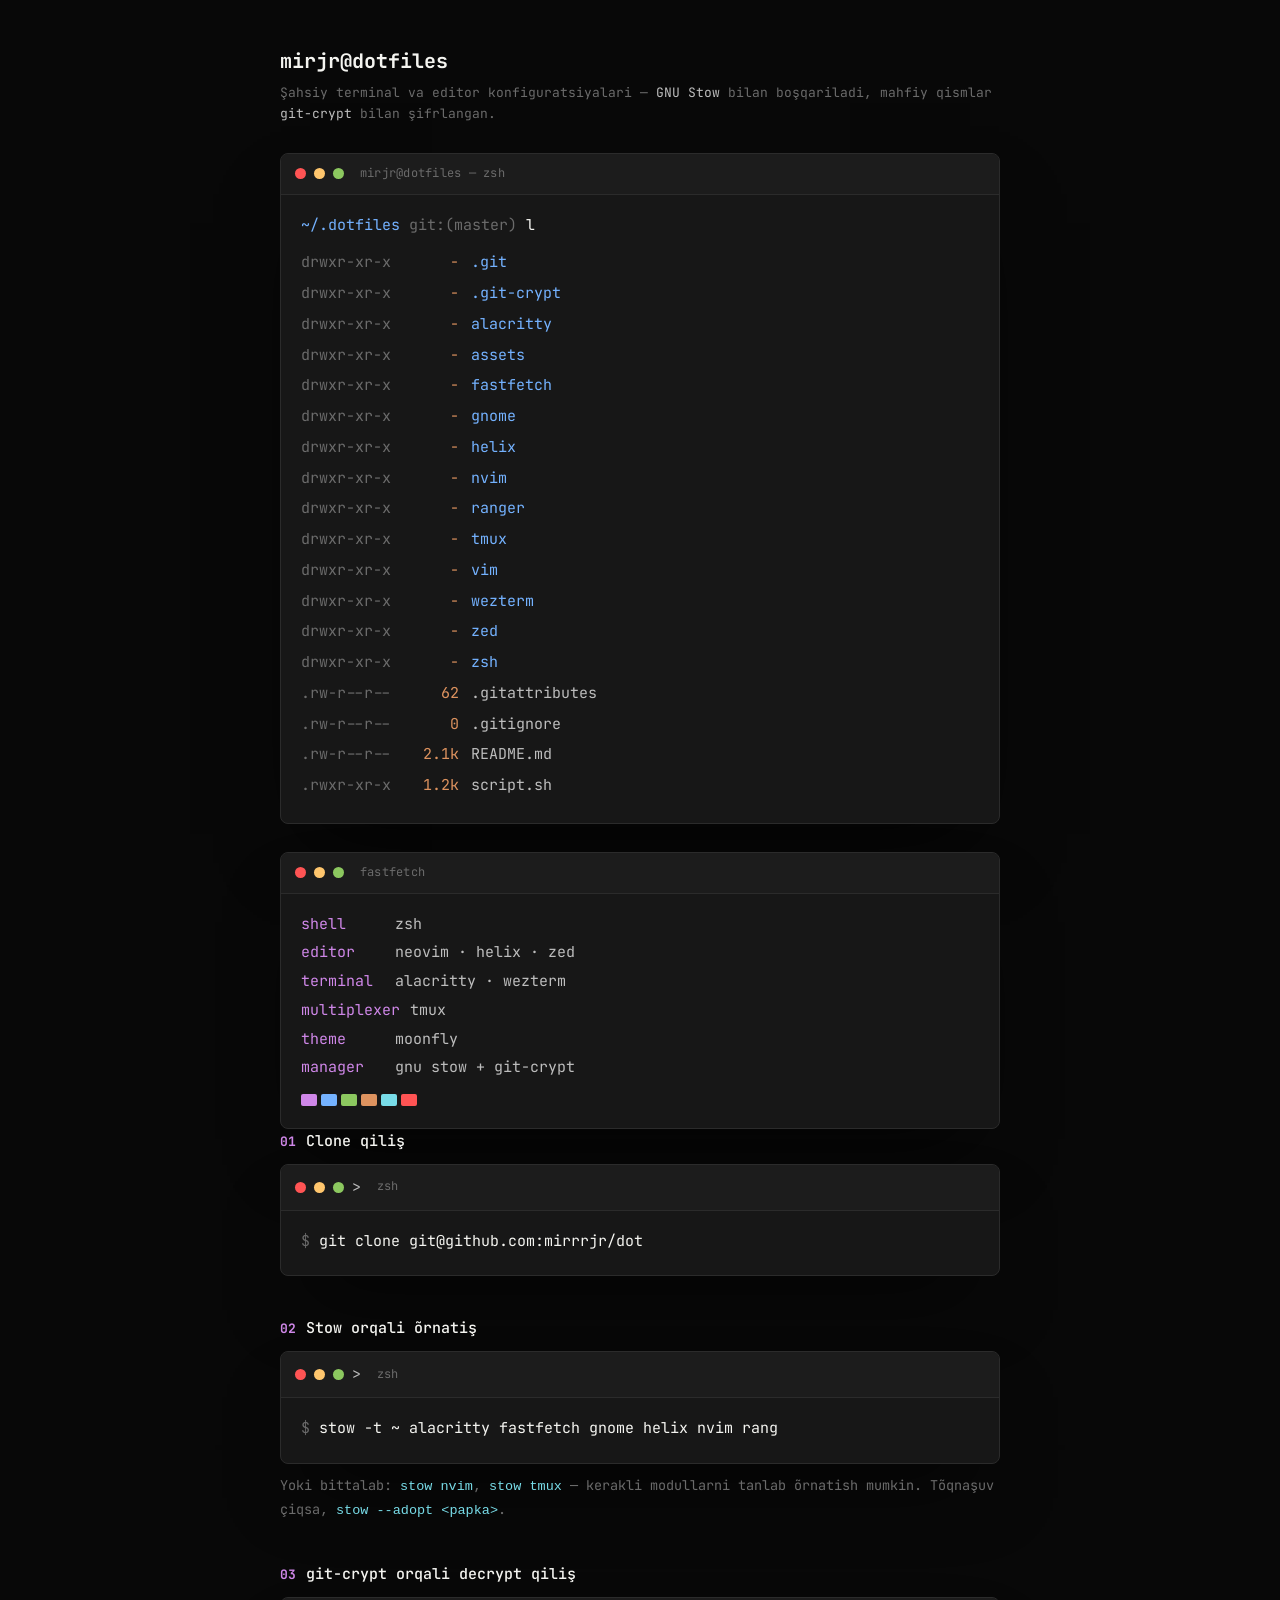
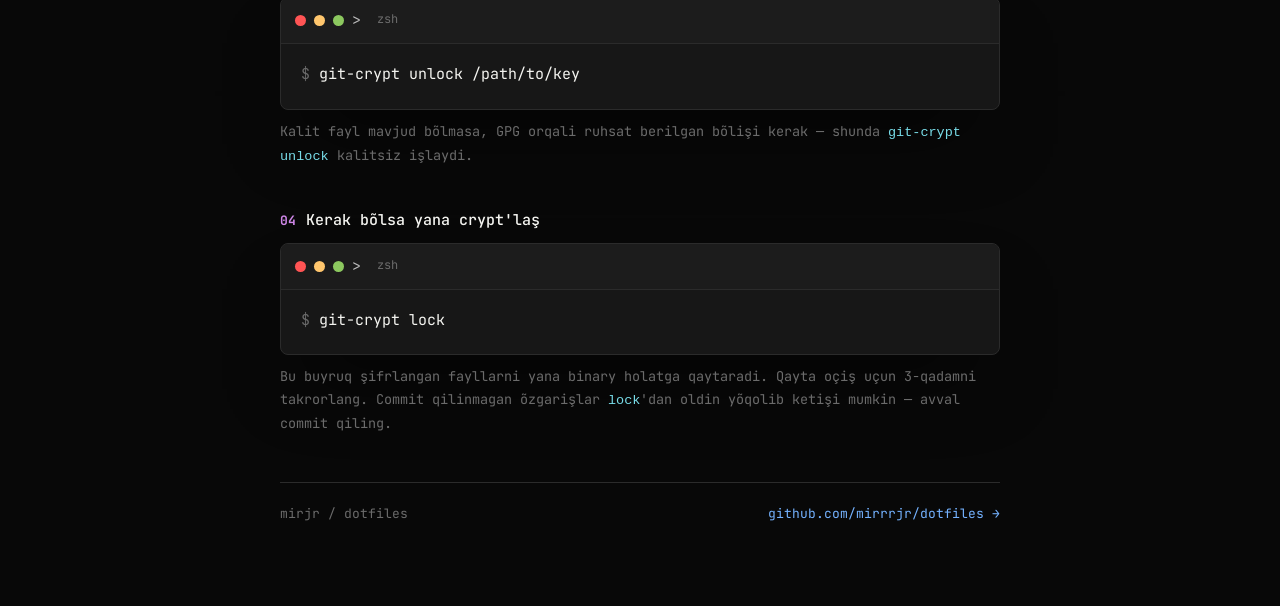
<file: index.html>
<!doctype html>
<html lang="uz">
    <head>
        <meta charset="UTF-8" />
        <meta name="viewport" content="width=device-width, initial-scale=1.0" />
        <title>mirjr/dotfiles</title>
        <meta
            name="description"
            content="Şahsiy dotfiles repozitoriysi — GNU Stow va git-crypt bilan boşqariladi."
        />
        <link rel="preconnect" href="https://fonts.googleapis.com" />
        <link rel="preconnect" href="https://fonts.gstatic.com" crossorigin />
        <link
            href="https://fonts.googleapis.com/css2?family=JetBrains+Mono:ital,wght@0,400;0,500;0,700;1,400&display=swap"
            rel="stylesheet"
        />
        <style>
            :root {
                --bg: #080808;
                --bg-alt: #171717;
                --bg-raised: #1c1c1c;
                --line: #2b2b2b;
                --fg: #bdbdbd;
                --fg-dim: #6b6b6b;
                --fg-bright: #f4f4f0;
                --purple: #cf87e8;
                --blue: #74b2ff;
                --green: #8cc85f;
                --orange: #de935f;
                --cyan: #78dce8;
                --red: #ff5454;
                --yellow: #ffc66d;
            }

            * {
                box-sizing: border-box;
            }
            html {
                scroll-behavior: smooth;
            }

            body {
                margin: 0;
                background: var(--bg);
                color: var(--fg);
                font-family:
                    "JetBrains Mono", ui-monospace, "SF Mono", Menlo, Consolas,
                    monospace;
                font-size: 15px;
                line-height: 1.65;
                -webkit-font-smoothing: antialiased;
            }

            ::selection {
                background: var(--purple);
                color: var(--bg);
            }

            a {
                color: var(--blue);
                text-decoration: none;
                border-bottom: 1px solid transparent;
            }
            a:hover {
                border-bottom-color: var(--blue);
            }

            .wrap {
                max-width: 760px;
                margin: 0 auto;
                padding: 5vh 20px 10vh;
            }

            /* ---------- terminal chrome ---------- */
            .term {
                background: var(--bg-alt);
                border: 1px solid var(--line);
                border-radius: 8px;
                overflow: hidden;
                box-shadow: 0 40px 80px -30px rgba(0, 0, 0, 0.7);
            }
            .term + .term {
                margin-top: 28px;
            }

            .term-bar {
                display: flex;
                align-items: center;
                gap: 8px;
                padding: 10px 14px;
                background: var(--bg-raised);
                border-bottom: 1px solid var(--line);
            }
            .dot {
                width: 11px;
                height: 11px;
                border-radius: 50%;
                background: var(--line);
            }
            .dot.red {
                background: var(--red);
            }
            .dot.yellow {
                background: var(--yellow);
            }
            .dot.green {
                background: var(--green);
            }

            .term-title {
                margin-left: 8px;
                font-size: 12px;
                color: var(--fg-dim);
                letter-spacing: 0.02em;
            }

            .term-body {
                padding: 18px 20px 22px;
            }

            .prompt {
                color: var(--green);
            }
            .prompt .path {
                color: var(--blue);
            }
            .prompt .sym {
                color: var(--fg-dim);
            }

            .cmd {
                color: var(--fg-bright);
            }
            .cmt {
                color: var(--fg-dim);
            }

            pre {
                margin: 10px 0 0;
                white-space: pre-wrap;
                word-break: break-word;
                font-family: inherit;
                font-size: 14px;
            }

            /* ---------- typing caret ---------- */
            .type-line {
                position: relative;
                white-space: pre;
            }
            .type-line .caret {
                display: inline-block;
                width: 8px;
                height: 1em;
                background: var(--green);
                margin-left: 2px;
                vertical-align: -2px;
                animation: blink 1s steps(1) infinite;
            }
            .type-line.done .caret {
                display: none;
            }
            @keyframes blink {
                50% {
                    opacity: 0;
                }
            }

            /* ---------- hero listing ---------- */
            .ls-row {
                display: grid;
                grid-template-columns: 90px 56px 1fr;
                gap: 12px;
                padding: 3px 0;
                opacity: 0;
                transform: translateY(-2px);
                animation: rowIn 0.25s ease forwards;
            }
            .ls-row .perm {
                color: var(--fg-dim);
            }
            .ls-row .size {
                color: var(--orange);
                text-align: right;
            }
            .ls-row .name.dir {
                color: var(--blue);
            }
            .ls-row .name.file {
                color: var(--fg);
            }
            .ls-row .name.enc::after {
                content: " 🔒";
                filter: grayscale(1);
                opacity: 0.6;
            }
            @keyframes rowIn {
                to {
                    opacity: 1;
                    transform: translateY(0);
                }
            }

            /* ---------- headings / steps ---------- */
            h1 {
                font-size: 20px;
                font-weight: 700;
                color: var(--fg-bright);
                margin: 0 0 4px;
            }
            .sub {
                color: var(--fg-dim);
                font-size: 13px;
                margin: 0 0 28px;
            }

            .step-head {
                display: flex;
                align-items: baseline;
                gap: 10px;
                margin: 0 0 10px;
            }
            .step-num {
                color: var(--purple);
                font-weight: 700;
                font-size: 13px;
            }
            .step-title {
                color: var(--fg-bright);
                font-weight: 500;
                font-size: 15px;
            }
            .step-note {
                color: var(--fg-dim);
                font-size: 13.5px;
                margin: 10px 0 0;
            }
            .step-note code {
                color: var(--cyan);
            }

            section {
                margin-top: 40px;
            }
            section:first-of-type {
                margin-top: 0;
            }

            /* ---------- fastfetch panel ---------- */
            .fetch {
                display: grid;
                grid-template-columns: 1fr;
                gap: 4px;
            }
            .fetch .row {
                display: flex;
                gap: 10px;
            }
            .fetch .key {
                color: var(--purple);
                min-width: 84px;
            }
            .fetch .val {
                color: var(--fg);
            }
            .fetch .bars {
                display: flex;
                gap: 4px;
                margin-top: 10px;
                flex-wrap: wrap;
            }
            .fetch .bar {
                width: 16px;
                height: 12px;
                border-radius: 2px;
            }

            /* ---------- footer ---------- */
            footer {
                margin-top: 48px;
                padding-top: 20px;
                border-top: 1px solid var(--line);
                color: var(--fg-dim);
                font-size: 13px;
                display: flex;
                justify-content: space-between;
                flex-wrap: wrap;
                gap: 8px;
            }

            @media (max-width: 560px) {
                .wrap {
                    padding: 6vw 14px 14vw;
                }
                .ls-row {
                    grid-template-columns: 60px 44px 1fr;
                    font-size: 13px;
                }
                .term-body {
                    padding: 14px 14px 18px;
                }
            }

            @media (prefers-reduced-motion: reduce) {
                .ls-row {
                    animation: none;
                    opacity: 1;
                    transform: none;
                }
                .caret {
                    animation: none;
                }
                html {
                    scroll-behavior: auto;
                }
            }
        </style>
    </head>
    <body>
        <div class="wrap">
            <h1>mirjr@dotfiles</h1>
            <p class="sub">
                Şahsiy terminal va editor konfiguratsiyalari —
                <span style="color: var(--fg)">GNU Stow</span> bilan
                boşqariladi, mahfiy qismlar
                <span style="color: var(--fg)">git-crypt</span> bilan
                şifrlangan.
            </p>

            <!-- HERO: repo tree -->
            <div class="term">
                <div class="term-bar">
                    <span class="dot red"></span><span class="dot yellow"></span
                    ><span class="dot green"></span>
                    <span class="term-title">mirjr@dotfiles — zsh</span>
                </div>
                <div class="term-body">
                    <div class="prompt">
                        <span class="path">~/.dotfiles</span>
                        <span class="sym">git:(master)</span>
                        <span class="cmd">l</span>
                    </div>
                    <div id="tree" style="margin-top: 10px"></div>
                </div>
            </div>

            <!-- FASTFETCH PANEL -->
            <div class="term">
                <div class="term-bar">
                    <span class="dot red"></span><span class="dot yellow"></span
                    ><span class="dot green"></span>
                    <span class="term-title">fastfetch</span>
                </div>
                <div class="term-body fetch">
                    <div class="row">
                        <span class="key">shell</span
                        ><span class="val">zsh</span>
                    </div>
                    <div class="row">
                        <span class="key">editor</span
                        ><span class="val">neovim · helix · zed</span>
                    </div>
                    <div class="row">
                        <span class="key">terminal</span
                        ><span class="val">alacritty · wezterm</span>
                    </div>
                    <div class="row">
                        <span class="key">multiplexer</span
                        ><span class="val">tmux</span>
                    </div>
                    <div class="row">
                        <span class="key">theme</span
                        ><span class="val">moonfly</span>
                    </div>
                    <div class="row">
                        <span class="key">manager</span
                        ><span class="val">gnu stow + git-crypt</span>
                    </div>
                    <div class="bars">
                        <div
                            class="bar"
                            style="background: var(--purple)"
                        ></div>
                        <div class="bar" style="background: var(--blue)"></div>
                        <div class="bar" style="background: var(--green)"></div>
                        <div
                            class="bar"
                            style="background: var(--orange)"
                        ></div>
                        <div class="bar" style="background: var(--cyan)"></div>
                        <div class="bar" style="background: var(--red)"></div>
                    </div>
                </div>
            </div>

            <!-- STEP 1 -->
            <section>
                <div class="step-head">
                    <span class="step-num">01</span
                    ><span class="step-title">Clone qiliş</span>
                </div>
                <div class="term">
                    <div class="term-bar">
                        <span class="dot red"></span
                        ><span class="dot yellow"></span
                        ><span class="dot green"></span> ><span
                            class="term-title"
                            >zsh</span
                        >
                    </div>
                    <div class="term-body" id="step1"></div>
                </div>
            </section>

            <!-- STEP 2 -->
            <section>
                <div class="step-head">
                    <span class="step-num">02</span
                    ><span class="step-title">Stow orqali õrnatiş</span>
                </div>
                <div class="term">
                    <div class="term-bar">
                        <span class="dot red"></span
                        ><span class="dot yellow"></span
                        ><span class="dot green"></span> ><span
                            class="term-title"
                            >zsh</span
                        >
                    </div>
                    <div class="term-body" id="step2"></div>
                </div>
                <p class="step-note">
                    Yoki bittalab: <code>stow nvim</code>,
                    <code>stow tmux</code> — kerakli modullarni tanlab õrnatish
                    mumkin. Tõqnaşuv çiqsa,
                    <code>stow --adopt &lt;papka&gt;</code>.
                </p>
            </section>

            <!-- STEP 3 -->
            <section>
                <div class="step-head">
                    <span class="step-num">03</span
                    ><span class="step-title"
                        >git-crypt orqali decrypt qiliş</span
                    >
                </div>
                <div class="term">
                    <div class="term-bar">
                        <span class="dot red"></span
                        ><span class="dot yellow"></span
                        ><span class="dot green"></span> ><span
                            class="term-title"
                            >zsh</span
                        >
                    </div>
                    <div class="term-body" id="step3"></div>
                </div>
                <p class="step-note">
                    Kalit fayl mavjud bõlmasa, GPG orqali ruhsat berilgan bõlişi
                    kerak — shunda <code>git-crypt unlock</code> kalitsiz
                    işlaydi.
                </p>
            </section>

            <!-- STEP 4 -->
            <section>
                <div class="step-head">
                    <span class="step-num">04</span
                    ><span class="step-title">Kerak bõlsa yana crypt'laş</span>
                </div>
                <div class="term">
                    <div class="term-bar">
                        <span class="dot red"></span
                        ><span class="dot yellow"></span
                        ><span class="dot green"></span> ><span
                            class="term-title"
                            >zsh</span
                        >
                    </div>
                    <div class="term-body" id="step4"></div>
                </div>
                <p class="step-note">
                    Bu buyruq şifrlangan fayllarni yana binary holatga
                    qaytaradi. Qayta oçiş uçun 3-qadamni takrorlang. Commit
                    qilinmagan õzgarişlar <code>lock</code>'dan oldin yõqolib
                    ketişi mumkin — avval commit qiling.
                </p>
            </section>

            <footer>
                <span>mirjr / dotfiles</span>
                <a href="https://github.com/mirrrjr/dotfiles"
                    >github.com/mirrrjr/dotfiles →</a
                >
            </footer>
        </div>

        <script>
            const TREE = [
                ["drwxr-xr-x", "-", ".git", "dir"],
                ["drwxr-xr-x", "-", ".git-crypt", "dir"],
                ["drwxr-xr-x", "-", "alacritty", "dir"],
                ["drwxr-xr-x", "-", "assets", "dir"],
                ["drwxr-xr-x", "-", "fastfetch", "dir"],
                ["drwxr-xr-x", "-", "gnome", "dir"],
                ["drwxr-xr-x", "-", "helix", "dir"],
                ["drwxr-xr-x", "-", "nvim", "dir"],
                ["drwxr-xr-x", "-", "ranger", "dir"],
                ["drwxr-xr-x", "-", "tmux", "dir"],
                ["drwxr-xr-x", "-", "vim", "dir"],
                ["drwxr-xr-x", "-", "wezterm", "dir"],
                ["drwxr-xr-x", "-", "zed", "dir"],
                ["drwxr-xr-x", "-", "zsh", "dir"],
                [".rw-r--r--", "62", ".gitattributes", "file"],
                [".rw-r--r--", "0", ".gitignore", "file"],
                [".rw-r--r--", "2.1k", "README.md", "file"],
                [".rwxr-xr-x", "1.2k", "script.sh", "file"],
            ];

            function renderTree() {
                const host = document.getElementById("tree");
                TREE.forEach((row, i) => {
                    const [perm, size, name, kind] = row;
                    const el = document.createElement("div");
                    el.className = "ls-row";
                    el.style.animationDelay = i * 28 + "ms";
                    const nameClass =
                        kind === "dir"
                            ? "dir"
                            : kind === "enc"
                              ? "file enc"
                              : "file";
                    el.innerHTML =
                        '<span class="perm">' +
                        perm +
                        "</span>" +
                        '<span class="size">' +
                        size +
                        "</span>" +
                        '<span class="name ' +
                        nameClass +
                        '">' +
                        name +
                        "</span>";
                    host.appendChild(el);
                });
            }

            function typeInto(hostId, lines, speed) {
                const host = document.getElementById(hostId);
                let li = 0;

                function nextLine() {
                    if (li >= lines.length) return;
                    const { prompt, text, comment } = lines[li];
                    const row = document.createElement("div");
                    row.className = "type-line done";
                    host.appendChild(row);

                    const promptSpan = document.createElement("span");
                    promptSpan.className = "prompt";
                    promptSpan.innerHTML = '<span class="sym">$</span> ';
                    row.appendChild(promptSpan);

                    const cmdSpan = document.createElement("span");
                    cmdSpan.className = "cmd";
                    row.appendChild(cmdSpan);

                    const caret = document.createElement("span");
                    caret.className = "caret";
                    row.appendChild(caret);

                    let ci = 0;
                    const iv = setInterval(() => {
                        cmdSpan.textContent = text.slice(0, ci + 1);
                        ci++;
                        if (ci >= text.length) {
                            clearInterval(iv);
                            caret.remove();
                            if (comment) {
                                const c = document.createElement("span");
                                c.className = "cmt";
                                c.textContent = "  " + comment;
                                row.appendChild(c);
                            }
                            li++;
                            setTimeout(nextLine, 260);
                        }
                    }, speed);
                }
                nextLine();
            }

            if (window.matchMedia("(prefers-reduced-motion: reduce)").matches) {
                renderTree();
                document
                    .querySelectorAll(".ls-row")
                    .forEach((r) => (r.style.animationDelay = "0ms"));
                const dump = (id, lines) => {
                    document.getElementById(id).innerHTML = lines
                        .map(
                            (l) =>
                                '<div class="type-line done"><span class="prompt"><span class="sym">$</span></span> <span class="cmd">' +
                                l.text +
                                "</span>" +
                                (l.comment
                                    ? '<span class="cmt">  ' +
                                      l.comment +
                                      "</span>"
                                    : "") +
                                "</div>",
                        )
                        .join("");
                };
                dump("step1", [
                    {
                        text: "git clone git@github.com:mirrrjr/dotfiles.git ~/.dotfiles",
                    },
                    { text: "cd ~/.dotfiles" },
                ]);
                dump("step2", [
                    {
                        text: "stow -t ~ alacritty fastfetch gnome helix nvim ranger tmux vim wezterm zed zsh",
                    },
                    {
                        text: "stow -t ~ */",
                        comment: "yoki barchasini birdaniga",
                    },
                ]);
                dump("step3", [
                    { text: "git-crypt unlock /path/to/key" },
                    {
                        text: "git-crypt unlock",
                        comment: "kalit fayl bõlmasa, GPG orqali",
                    },
                ]);
                dump("step4", [{ text: "git-crypt lock" }]);
            } else {
                renderTree();
                const io = new IntersectionObserver(
                    (entries) => {
                        entries.forEach((entry) => {
                            if (!entry.isIntersecting) return;
                            const id = entry.target.id;
                            io.unobserve(entry.target);
                            if (id === "step1")
                                typeInto(
                                    "step1",
                                    [
                                        {
                                            text: "git clone git@github.com:mirrrjr/dotfiles.git ~/.dotfiles",
                                        },
                                        { text: "cd ~/.dotfiles" },
                                    ],
                                    18,
                                );
                            if (id === "step2")
                                typeInto(
                                    "step2",
                                    [
                                        {
                                            text: "stow -t ~ alacritty fastfetch gnome helix nvim ranger tmux vim wezterm zed zsh",
                                        },
                                        {
                                            text: "stow -t ~ */",
                                            comment:
                                                "yoki barchasini birdaniga",
                                        },
                                    ],
                                    12,
                                );
                            if (id === "step3")
                                typeInto(
                                    "step3",
                                    [
                                        {
                                            text: "git-crypt unlock /path/to/key",
                                        },
                                        {
                                            text: "git-crypt unlock",
                                            comment:
                                                "kalit fayl bõlmasa, GPG orqali",
                                        },
                                    ],
                                    18,
                                );
                            if (id === "step4")
                                typeInto(
                                    "step4",
                                    [{ text: "git-crypt lock" }],
                                    22,
                                );
                        });
                    },
                    { threshold: 0.4 },
                );
                ["step1", "step2", "step3", "step4"].forEach((id) =>
                    io.observe(document.getElementById(id)),
                );
            }
        </script>
    </body>
</html>
</file>
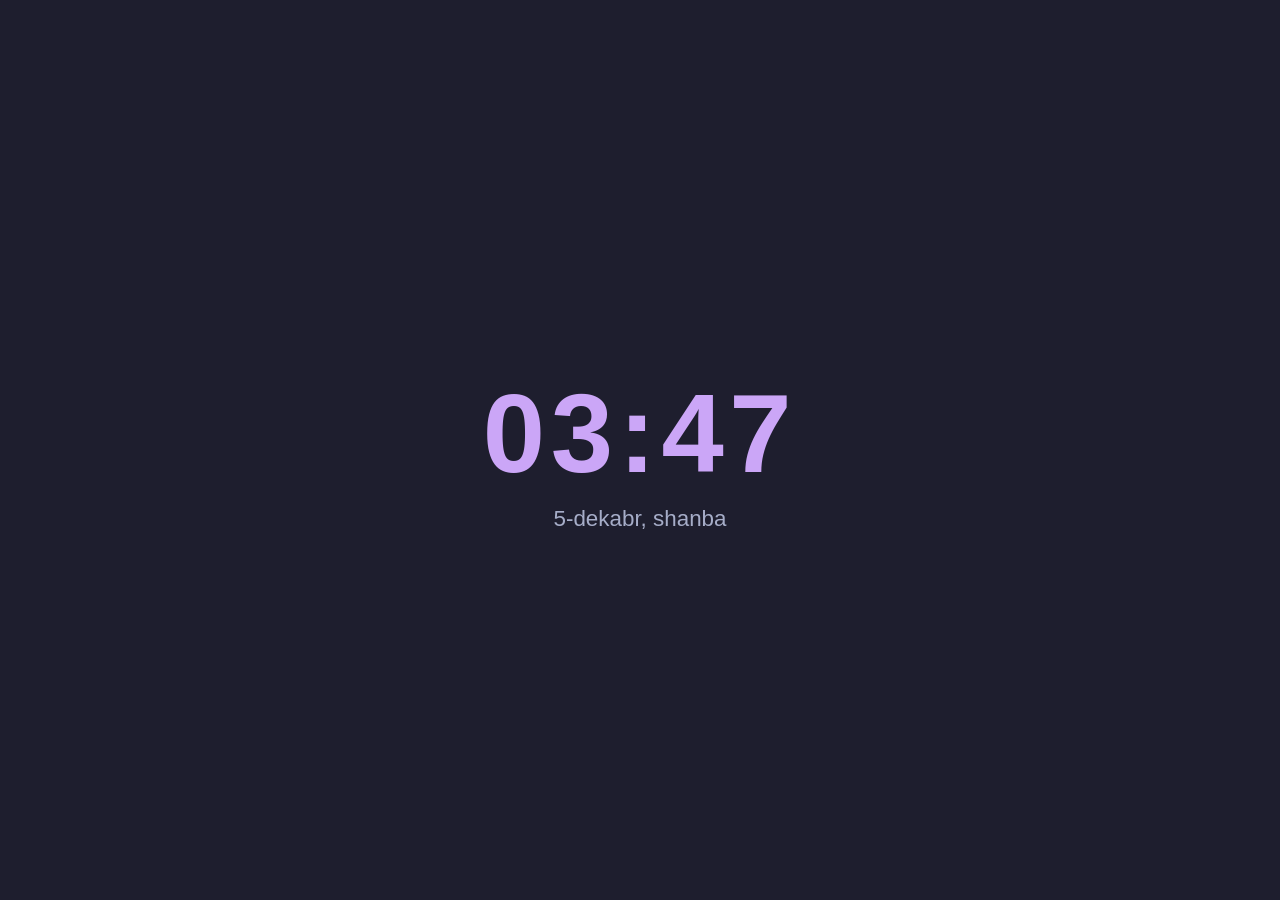
<file: firefox-newtab/.config/firefox-newtab/newtab.html>
<!DOCTYPE html>
<html lang="uz">
<head>
  <meta charset="utf-8">
  <title>Yangi tab</title>
  <link rel="stylesheet" href="newtab.css">
</head>
<body>
  <main>
    <div id="time">00:00</div>
    <div id="date"></div>
  </main>
  <script src="newtab.js"></script>
</body>
</html>
</file>
<file: firefox-newtab/.config/firefox-newtab/newtab.css>
html, body {
  height: 100%;
  margin: 0;
  background: #1e1e2e;
  color: #cdd6f4;
  font-family: "JetBrains Mono", "Inter", sans-serif;
}
main {
  height: 100%;
  display: flex;
  flex-direction: column;
  align-items: center;
  justify-content: center;
}
#time {
  font-size: 7rem;
  font-weight: 600;
  color: #cba6f7;
  letter-spacing: 0.05em;
}
#date {
  margin-top: 0.5rem;
  font-size: 1.4rem;
  color: #a6adc8;
}
</file>
